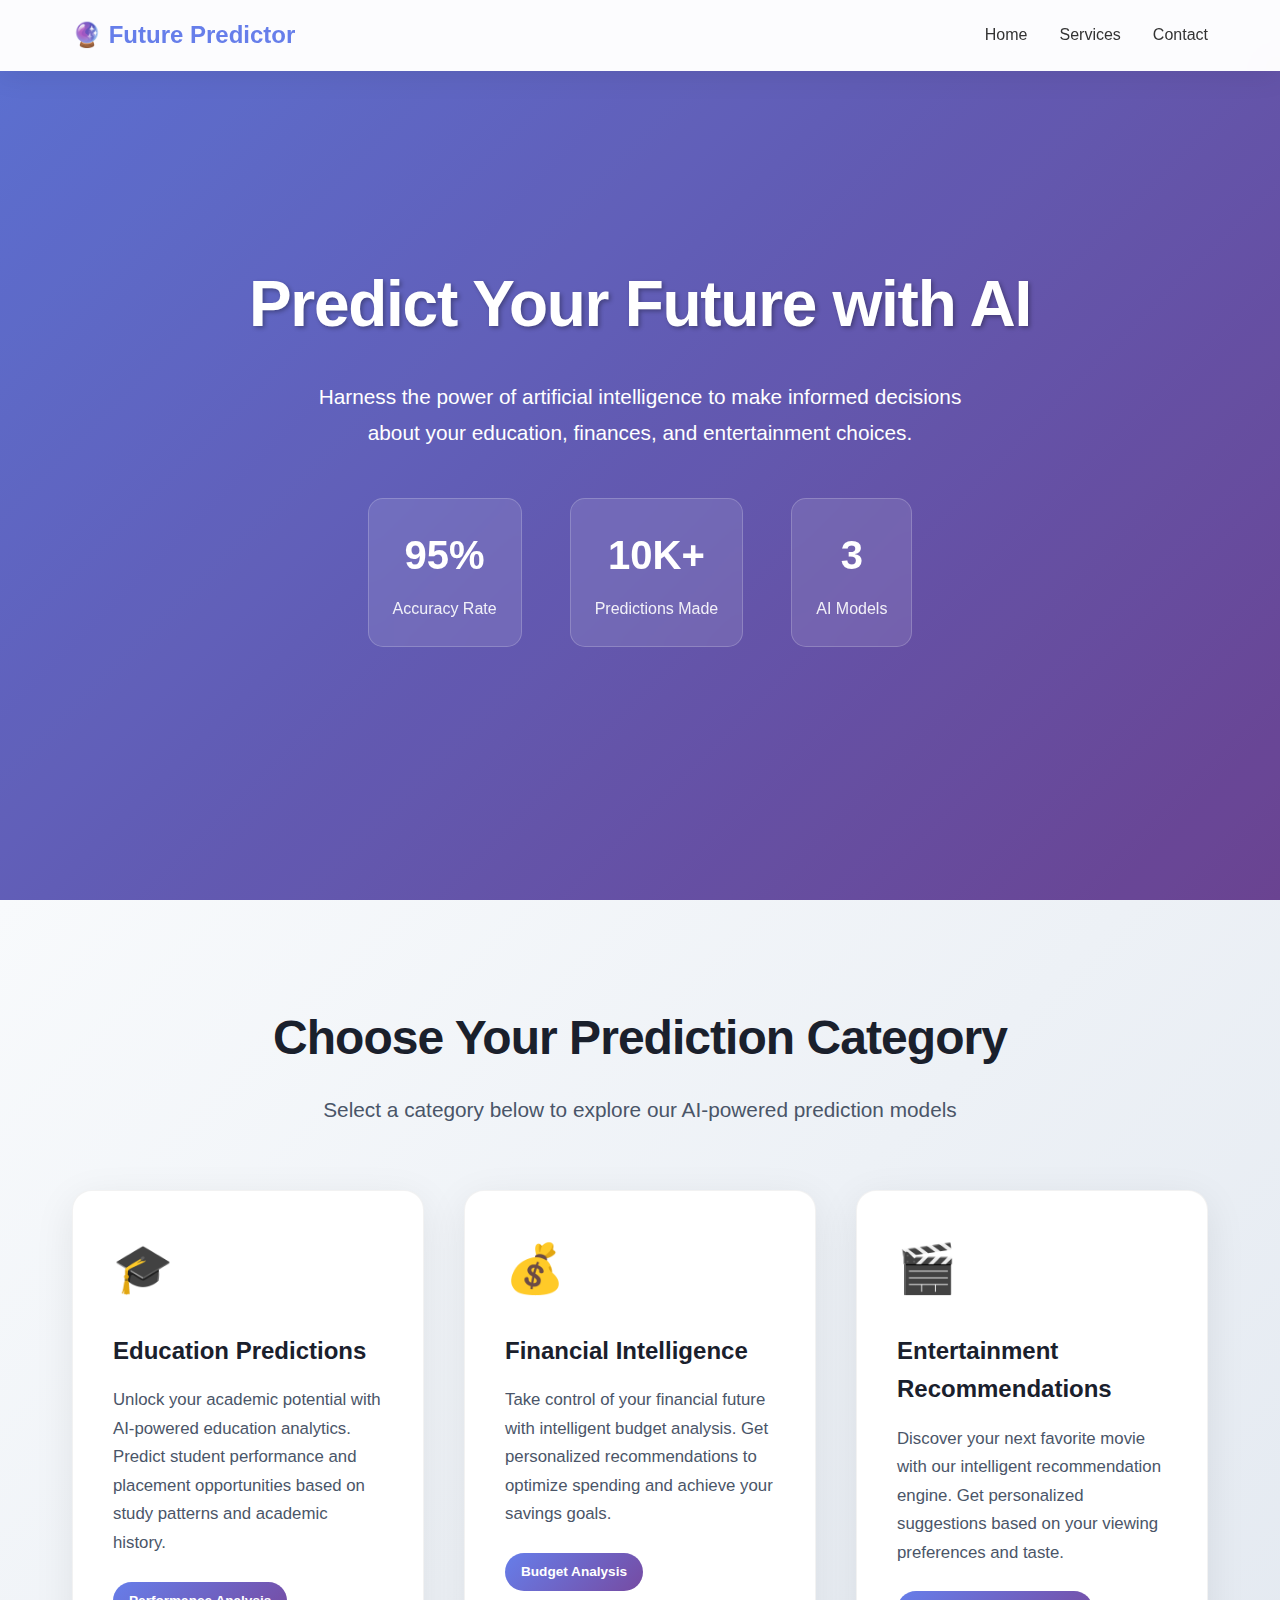
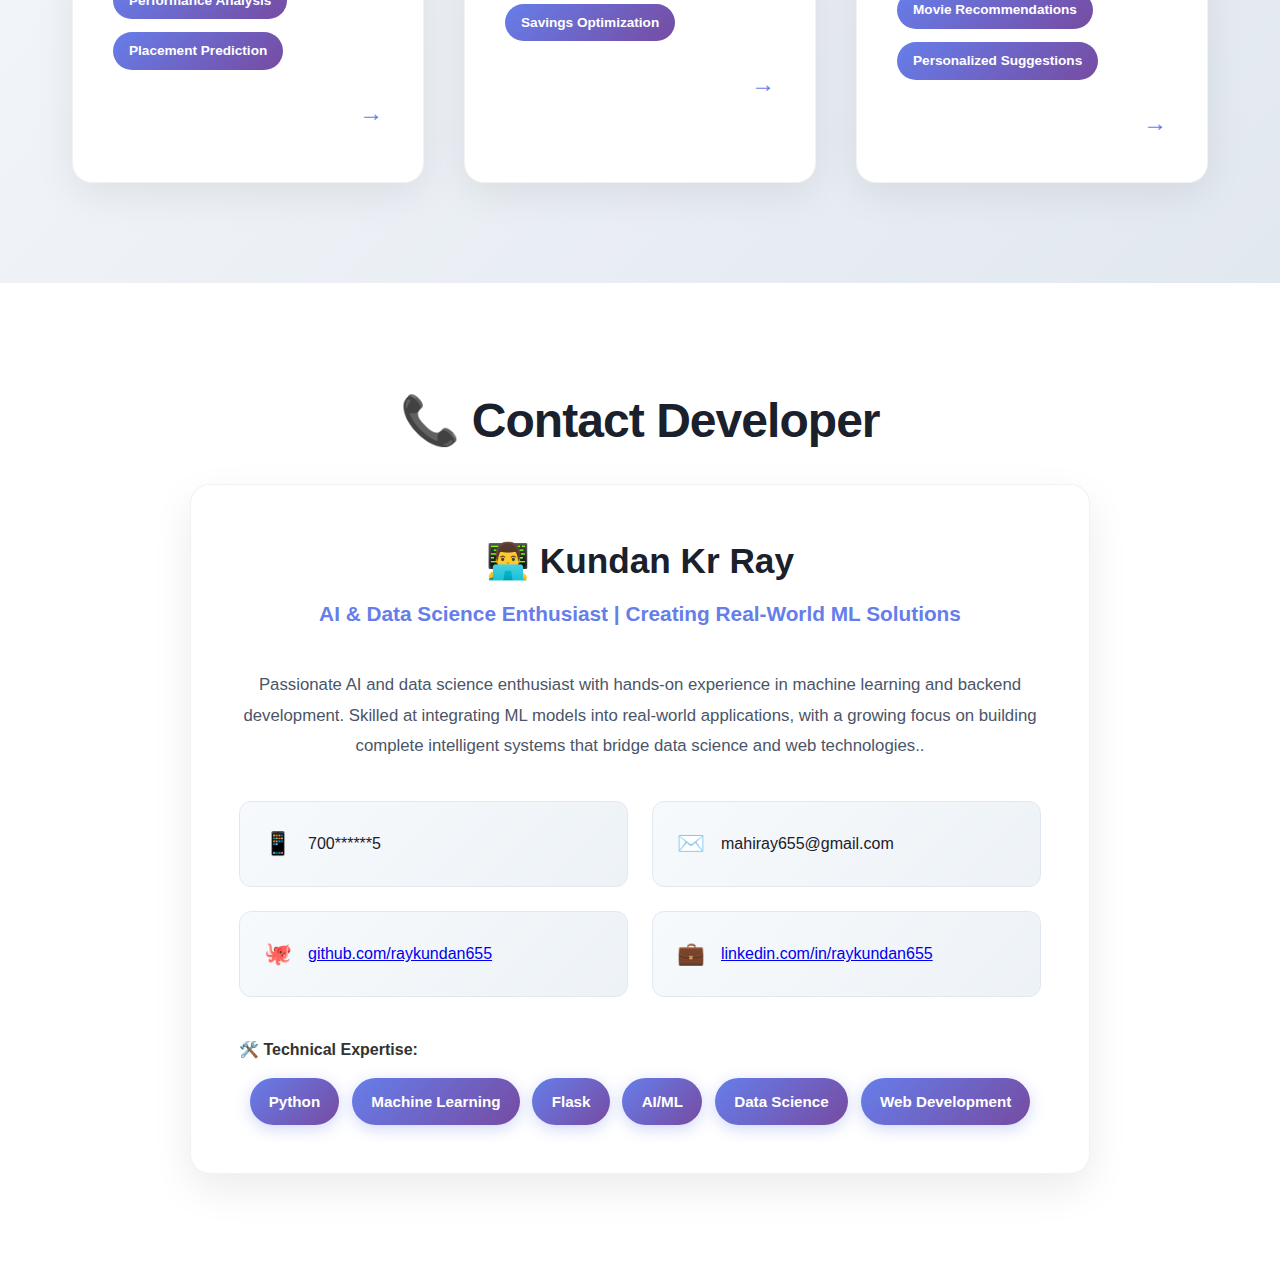
<file: Frontend/index.html>
<!DOCTYPE html>
<html lang="en">
<head>
    <meta charset="UTF-8">
    <meta name="viewport" content="width=device-width, initial-scale=1.0">
    <title>Future Predictor - AI-Powered Predictions</title>
    <link rel="stylesheet" href="styles.css">
</head>
<body>
    <!-- Navigation -->
    <nav class="navbar">
        <div class="nav-container">
            <div class="nav-logo">
                <h2>🔮 Future Predictor</h2>
            </div>
            <ul class="nav-menu">
                <li><a href="#home">Home</a></li>
                <li><a href="#services">Services</a></li>
                <li><a href="#contact">Contact</a></li>
            </ul>
        </div>
    </nav>

    <!-- Hero Section -->
    <section id="home" class="hero">
        <div class="hero-content">
            <h1>Predict Your Future with AI</h1>
            <p>Harness the power of artificial intelligence to make informed decisions about your education, finances, and entertainment choices.</p>
            <div class="hero-stats">
                <div class="stat-item">
                    <h3>95%</h3>
                    <p>Accuracy Rate</p>
                </div>
                <div class="stat-item">
                    <h3>10K+</h3>
                    <p>Predictions Made</p>
                </div>
                <div class="stat-item">
                    <h3>3</h3>
                    <p>AI Models</p>
                </div>
            </div>
        </div>
    </section>

    <!-- Main Services Section -->
    <section id="services" class="services-section">
        <div class="container">
            <h2>Choose Your Prediction Category</h2>
            <p class="services-subtitle">Select a category below to explore our AI-powered prediction models</p>
            
            <div class="services-grid">
                <!-- Education Card -->
                <div class="service-card" onclick="toggleSection('education')">
                    <div class="service-icon">🎓</div>
                    <h3>Education Predictions</h3>
                    <p>Unlock your academic potential with AI-powered education analytics. Predict student performance and placement opportunities based on study patterns and academic history.</p>
                    <div class="service-features">
                        <span class="feature-tag">Performance Analysis</span>
                        <span class="feature-tag">Placement Prediction</span>
                    </div>
                    <div class="service-arrow">→</div>
                </div>

                <!-- Finance Card -->
                <div class="service-card" onclick="toggleSection('finance')">
                    <div class="service-icon">💰</div>
                    <h3>Financial Intelligence</h3>
                    <p>Take control of your financial future with intelligent budget analysis. Get personalized recommendations to optimize spending and achieve your savings goals.</p>
                    <div class="service-features">
                        <span class="feature-tag">Budget Analysis</span>
                        <span class="feature-tag">Savings Optimization</span>
                    </div>
                    <div class="service-arrow">→</div>
                </div>

                <!-- Entertainment Card -->
                <div class="service-card" onclick="toggleSection('entertainment')">
                    <div class="service-icon">🎬</div>
                    <h3>Entertainment Recommendations</h3>
                    <p>Discover your next favorite movie with our intelligent recommendation engine. Get personalized suggestions based on your viewing preferences and taste.</p>
                    <div class="service-features">
                        <span class="feature-tag">Movie Recommendations</span>
                        <span class="feature-tag">Personalized Suggestions</span>
                    </div>
                    <div class="service-arrow">→</div>
                </div>
            </div>
        </div>
    </section>

    <!-- Education Section -->
    <section id="education" class="prediction-section hidden">
        <div class="container">
            <div class="section-header">
                <button class="back-btn" onclick="closeSection()">← Back to Categories</button>
                <h2>🎓 Education Predictions</h2>
                <p>Choose your prediction model below:</p>
            </div>
            
            <div class="prediction-options">
                <!-- Student Performance Option -->
                <div class="prediction-card">
                    <div class="prediction-header">
                        <h3>📊 Student Performance Predictor</h3>
                        <p>Analyze your study habits and predict academic performance outcomes</p>
                    </div>
                    <div class="prediction-description">
                        <p><strong>What it does:</strong> Our AI analyzes your study patterns, sleep habits, and practice sessions to predict your academic performance. Perfect for students who want to optimize their study strategy.</p>
                        <p><strong>Best for:</strong> Students preparing for exams, those wanting to improve grades, academic planning</p>
                    </div>
                    <button class="prediction-btn" onclick="toggleForm('student-form')">Start Prediction</button>
                    
                    <div id="student-form" class="form-container hidden">
                        <form onsubmit="submitStudentForm(event)">
                            <div class="form-group">
                                <label>Hours Studied (per day)</label>
                                <input type="number" name="Hours Studied" min="0" max="24" step="0.1" required>
                            </div>
                            <div class="form-group">
                                <label>Previous Scores (%)</label>
                                <input type="number" name="Previous Scores" min="0" max="100" required>
                            </div>
                            <div class="form-group">
                                <label>Extracurricular Activities</label>
                                <select name="Extracurricular Activities" required>
                                    <option value="">Select</option>
                                    <option value="Yes">Yes</option>
                                    <option value="No">No</option>
                                </select>
                                <small>Do you participate in extracurricular activities?</small>
                            </div>
                            <div class="form-group">
                                <label>Sleep Hours (per day)</label>
                                <input type="number" name="Sleep Hours" min="0" max="24" step="0.1" required>
                            </div>
                            <div class="form-group">
                                <label>Sample Question Papers Practiced</label>
                                <input type="number" name="Sample Question Papers Practiced" min="0" required>
                            </div>
                            <button type="submit" class="btn-primary">Predict Performance</button>
                        </form>
                    </div>
                </div>

                <!-- Placement Prediction Option -->
                <div class="prediction-card">
                    <div class="prediction-header">
                        <h3>💼 Placement Predictor</h3>
                        <p>Evaluate your job placement prospects and career readiness</p>
                    </div>
                    <div class="prediction-description">
                        <p><strong>What it does:</strong> Comprehensive analysis of your academic performance, skills, and extracurricular activities to predict job placement success. Get insights into your employability.</p>
                        <p><strong>Best for:</strong> Final year students, career planning, skill gap analysis, placement preparation</p>
                    </div>
                    <button class="prediction-btn" onclick="toggleForm('placement-form')">Start Analysis</button>
                    
                    <div id="placement-form" class="form-container hidden">
                        <form onsubmit="submitPlacementForm(event)">
                            <div class="form-group">
                                <label>CGPA</label>
                                <input type="number" name="CGPA" min="0" max="10" step="0.01" required>
                            </div>
                            <div class="form-group">
                                <label>Aptitude Test Score</label>
                                <input type="number" name="AptitudeTestScore" min="0" max="100" required>
                            </div>
                            <div class="form-group">
                                <label>Soft Skills Rating</label>
                                <input type="number" name="SoftSkillsRating" min="0" max="5" step="0.1" required>
                            </div>
                            <div class="form-group">
                                <label>Internships Completed</label>
                                <input type="number" name="Internships" min="0" required>
                            </div>
                            <div class="form-group">
                                <label>Projects Completed</label>
                                <input type="number" name="Projects" min="0" required>
                            </div>
                            <div class="form-group">
                                <label>Workshops/Certifications</label>
                                <input type="number" name="Workshops/Certifications" min="0" required>
                            </div>
                            <div class="form-group">
                                <label>Extracurricular Activities</label>
                                <select name="ExtracurricularActivities" required>
                                    <option value="">Select</option>
                                    <option value="Yes">Yes</option>
                                    <option value="No">No</option>
                                </select>
                            </div>
                            <div class="form-group">
                                <label>Placement Training</label>
                                <select name="PlacementTraining" required>
                                    <option value="">Select</option>
                                    <option value="Yes">Yes</option>
                                    <option value="No">No</option>
                                </select>
                            </div>
                            <div class="form-group">
                                <label>SSC Marks (%)</label>
                                <input type="number" name="SSC_Marks" min="0" max="100" required>
                            </div>
                            <div class="form-group">
                                <label>HSC Marks (%)</label>
                                <input type="number" name="HSC_Marks" min="0" max="100" required>
                            </div>
                            <button type="submit" class="btn-primary">Predict Placement</button>
                        </form>
                    </div>
                </div>
            </div>
        </div>
    </section>

    <!-- Finance Section -->
    <section id="finance" class="prediction-section hidden">
        <div class="container">
            <div class="section-header">
                <button class="back-btn" onclick="closeSection()">← Back to Categories</button>
                <h2>💰 Financial Intelligence</h2>
                <p>Optimize your financial future with AI-powered analysis:</p>
            </div>
            
            <div class="prediction-options">
                <div class="prediction-card">
                    <div class="prediction-header">
                        <h3>📈 Budget Analysis & Recommendations</h3>
                        <p>Get personalized financial advice and spending optimization</p>
                    </div>
                    <div class="prediction-description">
                        <p><strong>What it does:</strong> Analyzes your spending patterns across different categories and provides personalized recommendations to help you achieve your savings goals while maintaining your lifestyle.</p>
                        <p><strong>Best for:</strong> Budget planning, expense optimization, savings goal achievement, financial health improvement</p>
                    </div>
                    <button class="prediction-btn" onclick="toggleForm('budget-form')">Analyze Budget</button>
                    
                    <div id="budget-form" class="form-container hidden">
                        <form onsubmit="submitBudgetForm(event)">
                            <div class="form-group">
                                <label>Eating Out (monthly)</label>
                                <input type="number" name="Eating_Out" min="0" step="0.01" required>
                            </div>
                            <div class="form-group">
                                <label>Entertainment (monthly)</label>
                                <input type="number" name="Entertainment" min="0" step="0.01" required>
                            </div>
                            <div class="form-group">
                                <label>Miscellaneous (monthly)</label>
                                <input type="number" name="Miscellaneous" min="0" step="0.01" required>
                            </div>
                            <div class="form-group">
                                <label>Groceries (monthly)</label>
                                <input type="number" name="Groceries" min="0" step="0.01" required>
                            </div>
                            <div class="form-group">
                                <label>Transport (monthly)</label>
                                <input type="number" name="Transport" min="0" step="0.01" required>
                            </div>
                            <div class="form-group">
                                <label>Desired Savings (monthly)</label>
                                <input type="number" name="Desired_Savings" min="0" step="0.01" required>
                            </div>
                            <div class="form-group">
                                <label>Disposable Income (monthly)</label>
                                <input type="number" name="Disposable_Income" min="0" step="0.01" required>
                            </div>
                            <button type="submit" class="btn-primary">Get Recommendations</button>
                        </form>
                    </div>
                </div>
            </div>
        </div>
    </section>

    <!-- Entertainment Section -->
    <section id="entertainment" class="prediction-section hidden">
        <div class="container">
            <div class="section-header">
                <button class="back-btn" onclick="closeSection()">← Back to Categories</button>
                <h2>🎬 Entertainment Recommendations</h2>
                <p>Discover your next favorite movie with AI:</p>
            </div>
            
            <div class="prediction-options">
                <div class="prediction-card">
                    <div class="prediction-header">
                        <h3>🎭 Movie Recommendation Engine</h3>
                        <p>Find movies perfectly matched to your taste</p>
                    </div>
                    <div class="prediction-description">
                        <p><strong>What it does:</strong> Our AI analyzes movie characteristics like genre, plot themes, cast, and user ratings to recommend films similar to ones you've enjoyed. No more endless scrolling!</p>
                        <p><strong>Best for:</strong> Movie discovery, finding similar films, exploring new genres, weekend entertainment planning</p>
                        <div class="example-section">
                            <h4>✨ Example Recommendations:</h4>
                            <div class="examples">
                                <div class="example-item">
                                    <strong>Input:</strong> "The Dark Knight" → <strong>AI Suggests:</strong> Batman Begins, Joker, Heat
                                </div>
                                <div class="example-item">
                                    <strong>Input:</strong> "Inception" → <strong>AI Suggests:</strong> Interstellar, The Matrix, Memento
                                </div>
                            </div>
                        </div>
                    </div>
                    <button class="prediction-btn" onclick="toggleForm('movie-form')">Find Movies</button>
                    
                    <div id="movie-form" class="form-container hidden">
                        <form onsubmit="submitMovieForm(event)">
                            <div class="form-group">
                                <label>Enter a movie title you enjoyed:</label>
                                <input type="text" name="title" placeholder="e.g., The Dark Knight, Inception, Titanic..." required>
                                <small>Our AI will find movies with similar themes, genres, and storytelling styles</small>
                            </div>
                            <button type="submit" class="btn-primary">Get Recommendations</button>
                        </form>
                    </div>
                </div>
            </div>
        </div>
    </section>

    <!-- Contact Section -->
    <section id="contact" class="section">
        <div class="container">
            <h2>📞 Contact Developer</h2>
            <div class="contact-content">
                <div class="developer-info">
                    <div class="developer-card">
                        <div class="developer-header">
                            <h3>👨‍💻 Kundan Kr Ray</h3>
                            <p class="developer-title">AI & Data Science Enthusiast | Creating Real-World ML Solutions</p>
                        </div>
                        <div class="developer-description">
                            <p>Passionate AI and data science enthusiast with hands-on experience in machine learning and backend development. Skilled at integrating ML models into real-world applications, with a growing focus on building complete intelligent systems that bridge data science and web technologies..</p>
                        </div>
                        <div class="contact-details">
                            <div class="contact-item">
                                <span class="contact-icon">📱</span>
                                <span>700******5</span>
                            </div>
                            <div class="contact-item">
                                <span class="contact-icon">✉️</span>
                                <span>mahiray655@gmail.com</span>
                            </div>
                            <div class="contact-item">
                                <span class="contact-icon">🐙</span>
                                <a href="https://github.com/raykundan655" target="_blank">github.com/raykundan655</a>
                            </div>
                            <div class="contact-item">
                                <span class="contact-icon">💼</span>
                                <a href="https://www.linkedin.com/in/raykundan655" target="_blank">linkedin.com/in/raykundan655</a>
                            </div>
                        </div>
                        <div class="developer-skills">
                            <h4>🛠️ Technical Expertise:</h4>
                            <div class="skills-tags">
                                <span class="skill-tag">Python</span>
                                <span class="skill-tag">Machine Learning</span>
                                <span class="skill-tag">Flask</span>
                                <span class="skill-tag">AI/ML</span>
                                <span class="skill-tag">Data Science</span>
                                <span class="skill-tag">Web Development</span>
                            </div>
                        </div>
                    </div>
                </div>
            </div>
        </div>
    </section>

    <!-- Loading Modal -->
    <div id="loadingModal" class="modal hidden">
        <div class="modal-content">
            <div class="loading-spinner"></div>
            <p>Processing your request...</p>
        </div>
    </div>

    <script src="script.js"></script>
</body>
</html>
</file>
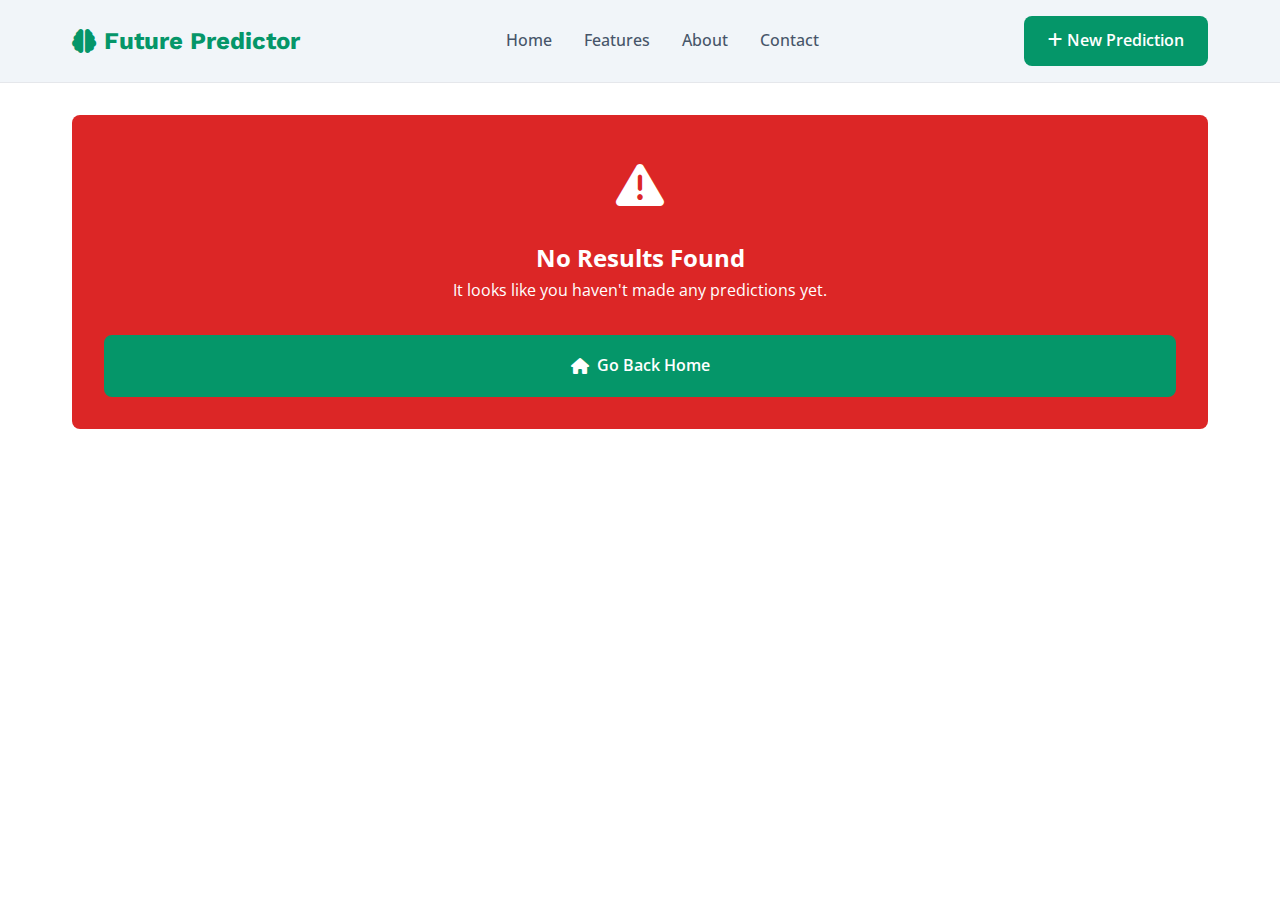
<file: Frontend/results.html>
<!DOCTYPE html>
<html lang="en">
<head>
    <meta charset="UTF-8">
    <meta name="viewport" content="width=device-width, initial-scale=1.0">
    <title>AI Prediction Results - Future Predictor</title>
    <link href="https://cdnjs.cloudflare.com/ajax/libs/font-awesome/6.0.0/css/all.min.css" rel="stylesheet">
    <link href="https://fonts.googleapis.com/css2?family=Work+Sans:wght@400;600;700&family=Open+Sans:wght@400;500;600&display=swap" rel="stylesheet">
    <style>
        :root {
            --background: #ffffff;
            --foreground: #475569;
            --card: #f1f5f9;
            --card-foreground: #1f2937;
            --popover: #ffffff;
            --popover-foreground: #475569;
            --primary: #059669;
            --primary-foreground: #ffffff;
            --secondary: #10b981;
            --secondary-foreground: #ffffff;
            --muted: #f1f5f9;
            --muted-foreground: #6b7280;
            --accent: #10b981;
            --accent-foreground: #ffffff;
            --destructive: #dc2626;
            --destructive-foreground: #ffffff;
            --border: #e5e7eb;
            --input: #ffffff;
            --ring: rgba(5, 150, 105, 0.5);
            --chart-1: #059669;
            --chart-2: #10b981;
            --chart-3: #475569;
            --chart-4: #6366f1;
            --chart-5: #8b5cf6;
            --radius: 0.5rem;
            --sidebar: #f1f5f9;
            --sidebar-foreground: #1f2937;
            --sidebar-primary: #059669;
            --sidebar-primary-foreground: #ffffff;
            --sidebar-accent: #10b981;
            --sidebar-accent-foreground: #ffffff;
            --sidebar-border: #e5e7eb;
            --sidebar-ring: rgba(5, 150, 105, 0.5);
        }

        * {
            margin: 0;
            padding: 0;
            box-sizing: border-box;
        }

        body {
            font-family: 'Open Sans', sans-serif;
            line-height: 1.6;
            color: var(--foreground);
            background: var(--background);
            min-height: 100vh;
        }

        /* Added professional website header navigation */
        .navbar {
            background: var(--card);
            border-bottom: 1px solid var(--border);
            padding: 1rem 0;
            position: sticky;
            top: 0;
            z-index: 100;
            backdrop-filter: blur(10px);
        }

        .nav-container {
            max-width: 1200px;
            margin: 0 auto;
            padding: 0 2rem;
            display: flex;
            justify-content: space-between;
            align-items: center;
        }

        .logo {
            font-family: 'Work Sans', sans-serif;
            font-weight: 700;
            font-size: 1.5rem;
            color: var(--primary);
            text-decoration: none;
            display: flex;
            align-items: center;
            gap: 0.5rem;
        }

        .nav-links {
            display: flex;
            gap: 2rem;
            list-style: none;
        }

        .nav-links a {
            color: var(--foreground);
            text-decoration: none;
            font-weight: 500;
            transition: color 0.3s ease;
        }

        .nav-links a:hover {
            color: var(--primary);
        }

        .cta-button {
            background: var(--primary);
            color: var(--primary-foreground);
            padding: 0.75rem 1.5rem;
            border-radius: var(--radius);
            text-decoration: none;
            font-weight: 600;
            transition: all 0.3s ease;
            border: none;
            cursor: pointer;
        }

        .cta-button:hover {
            background: var(--secondary);
            transform: translateY(-2px);
            box-shadow: 0 4px 12px rgba(5, 150, 105, 0.3);
        }

        /* Redesigned main container for website feel */
        .main-container {
            max-width: 1200px;
            margin: 0 auto;
            padding: 2rem;
        }

        .hero-section {
            text-align: center;
            padding: 4rem 0;
            background: linear-gradient(135deg, var(--primary) 0%, var(--secondary) 100%);
            color: var(--primary-foreground);
            border-radius: var(--radius);
            margin-bottom: 3rem;
            position: relative;
            overflow: hidden;
        }

        .hero-section::before {
            content: '';
            position: absolute;
            top: 0;
            left: 0;
            right: 0;
            bottom: 0;
            background: url('data:image/svg+xml,<svg xmlns="http://www.w3.org/2000/svg" viewBox="0 0 100 100"><defs><pattern id="grain" width="100" height="100" patternUnits="userSpaceOnUse"><circle cx="25" cy="25" r="1" fill="white" opacity="0.1"/><circle cx="75" cy="75" r="1" fill="white" opacity="0.1"/><circle cx="50" cy="10" r="1" fill="white" opacity="0.1"/><circle cx="10" cy="90" r="1" fill="white" opacity="0.1"/></pattern></defs><rect width="100" height="100" fill="url(%23grain)"/></svg>');
            opacity: 0.3;
        }

        .hero-content {
            position: relative;
            z-index: 1;
        }

        .hero-section h1 {
            font-family: 'Work Sans', sans-serif;
            font-weight: 700;
            font-size: 3rem;
            margin-bottom: 1rem;
        }

        .hero-section .subtitle {
            font-size: 1.2rem;
            opacity: 0.9;
            margin-bottom: 2rem;
        }

        .hero-icon {
            font-size: 4rem;
            margin-bottom: 1rem;
            animation: pulse 2s infinite;
        }

        @keyframes pulse {
            0%, 100% { transform: scale(1); }
            50% { transform: scale(1.05); }
        }

        /* Redesigned content sections with better visual hierarchy */
        .content-section {
            background: var(--card);
            border-radius: var(--radius);
            padding: 2rem;
            margin-bottom: 2rem;
            box-shadow: 0 4px 6px rgba(0, 0, 0, 0.05);
            border: 1px solid var(--border);
            transition: all 0.3s ease;
        }

        .content-section:hover {
            transform: translateY(-2px);
            box-shadow: 0 8px 25px rgba(0, 0, 0, 0.1);
        }

        .section-header {
            display: flex;
            align-items: center;
            gap: 1rem;
            margin-bottom: 2rem;
            padding-bottom: 1rem;
            border-bottom: 2px solid var(--border);
        }

        .section-header h2 {
            font-family: 'Work Sans', sans-serif;
            font-weight: 600;
            font-size: 1.5rem;
            color: var(--card-foreground);
        }

        .section-icon {
            width: 40px;
            height: 40px;
            background: var(--primary);
            color: var(--primary-foreground);
            border-radius: 50%;
            display: flex;
            align-items: center;
            justify-content: center;
            font-size: 1.2rem;
        }

        /* Enhanced input data display with modern card design */
        .input-grid {
            display: grid;
            grid-template-columns: repeat(auto-fit, minmax(300px, 1fr));
            gap: 1.5rem;
        }

        .input-card {
            background: var(--background);
            border: 1px solid var(--border);
            border-radius: var(--radius);
            padding: 1.5rem;
            transition: all 0.3s ease;
            position: relative;
            overflow: hidden;
        }

        .input-card::before {
            content: '';
            position: absolute;
            top: 0;
            left: 0;
            width: 4px;
            height: 100%;
            background: var(--primary);
        }

        .input-card:hover {
            transform: translateY(-2px);
            box-shadow: 0 8px 20px rgba(5, 150, 105, 0.1);
            border-color: var(--primary);
        }

        .input-label {
            display: flex;
            align-items: center;
            gap: 0.75rem;
            margin-bottom: 0.75rem;
            color: var(--muted-foreground);
            font-weight: 600;
            font-size: 0.875rem;
            text-transform: uppercase;
            letter-spacing: 0.5px;
        }

        .input-icon {
            width: 24px;
            height: 24px;
            background: var(--primary);
            color: var(--primary-foreground);
            border-radius: 50%;
            display: flex;
            align-items: center;
            justify-content: center;
            font-size: 0.75rem;
        }

        .input-value {
            font-size: 1.25rem;
            font-weight: 600;
            color: var(--card-foreground);
        }

        /* Enhanced results display with professional styling */
        .results-display {
            background: linear-gradient(135deg, var(--primary) 0%, var(--secondary) 100%);
            color: var(--primary-foreground);
            border-radius: var(--radius);
            padding: 2.5rem;
            text-align: center;
            position: relative;
            overflow: hidden;
        }

        .results-display::before {
            content: '';
            position: absolute;
            top: -50%;
            left: -50%;
            width: 200%;
            height: 200%;
            background: radial-gradient(circle, rgba(255,255,255,0.1) 0%, transparent 70%);
            animation: rotate 20s linear infinite;
        }

        @keyframes rotate {
            0% { transform: rotate(0deg); }
            100% { transform: rotate(360deg); }
        }

        .results-content {
            position: relative;
            z-index: 1;
        }

        .prediction-value {
            font-size: 2.5rem;
            font-weight: 700;
            margin: 1.5rem 0;
            text-shadow: 0 2px 4px rgba(0, 0, 0, 0.1);
        }

        /* Beautiful suggestions box with modern design */
        .suggestions-container {
            background: var(--background);
            border-radius: var(--radius);
            padding: 2rem;
            margin-top: 2rem;
            border: 1px solid var(--border);
        }

        .suggestions-header {
            text-align: center;
            margin-bottom: 2rem;
        }

        .suggestions-header h3 {
            font-family: 'Work Sans', sans-serif;
            font-weight: 600;
            font-size: 1.5rem;
            color: var(--card-foreground);
            margin-bottom: 0.5rem;
        }

        .suggestions-subtitle {
            color: var(--muted-foreground);
            font-size: 1rem;
        }

        .suggestions-grid {
            display: grid;
            grid-template-columns: repeat(auto-fit, minmax(250px, 1fr));
            gap: 1.5rem;
        }

        .suggestion-card {
            background: var(--card);
            border: 1px solid var(--border);
            border-radius: var(--radius);
            padding: 1.5rem;
            text-align: center;
            transition: all 0.3s ease;
            position: relative;
            overflow: hidden;
        }

        .suggestion-card::before {
            content: '';
            position: absolute;
            top: 0;
            left: 0;
            right: 0;
            height: 3px;
            background: linear-gradient(90deg, var(--primary), var(--secondary));
        }

        .suggestion-card:hover {
            transform: translateY(-4px);
            box-shadow: 0 12px 30px rgba(5, 150, 105, 0.15);
            border-color: var(--primary);
        }

        .suggestion-icon {
            width: 50px;
            height: 50px;
            background: linear-gradient(135deg, var(--primary), var(--secondary));
            color: var(--primary-foreground);
            border-radius: 50%;
            display: flex;
            align-items: center;
            justify-content: center;
            font-size: 1.5rem;
            margin: 0 auto 1rem;
        }

        .suggestion-text {
            font-weight: 600;
            color: var(--card-foreground);
            font-size: 1rem;
        }

        /* Enhanced action buttons with modern styling */
        .actions-section {
            background: var(--card);
            border-radius: var(--radius);
            padding: 2rem;
            text-align: center;
            border: 1px solid var(--border);
        }

        .actions-grid {
            display: grid;
            grid-template-columns: repeat(auto-fit, minmax(200px, 1fr));
            gap: 1rem;
            margin-top: 1.5rem;
        }

        .action-btn {
            background: var(--background);
            color: var(--foreground);
            border: 2px solid var(--border);
            padding: 1rem 1.5rem;
            border-radius: var(--radius);
            font-weight: 600;
            text-decoration: none;
            display: flex;
            align-items: center;
            justify-content: center;
            gap: 0.5rem;
            transition: all 0.3s ease;
            cursor: pointer;
        }

        .action-btn.primary {
            background: var(--primary);
            color: var(--primary-foreground);
            border-color: var(--primary);
        }

        .action-btn:hover {
            transform: translateY(-2px);
            box-shadow: 0 8px 20px rgba(0, 0, 0, 0.1);
        }

        .action-btn.primary:hover {
            background: var(--secondary);
            border-color: var(--secondary);
        }

        .error-display {
            background: var(--destructive);
            color: var(--destructive-foreground);
            border-radius: var(--radius);
            padding: 2rem;
            text-align: center;
        }

        .error-icon {
            font-size: 3rem;
            margin-bottom: 1rem;
        }

        /* Responsive design improvements */
        @media (max-width: 768px) {
            .nav-container {
                padding: 0 1rem;
            }
            
            .nav-links {
                display: none;
            }
            
            .main-container {
                padding: 1rem;
            }
            
            .hero-section h1 {
                font-size: 2rem;
            }
            
            .input-grid {
                grid-template-columns: 1fr;
            }
            
            .actions-grid {
                grid-template-columns: 1fr;
            }
        }
    </style>
</head>
<body>
    <!-- Added professional website navigation -->
    <nav class="navbar">
        <div class="nav-container">
            <a href="index.html" class="logo">
                <i class="fas fa-brain"></i>
                Future Predictor
            </a>
            <ul class="nav-links">
                <li><a href="index.html">Home</a></li>
                <li><a href="#features">Features</a></li>
                <li><a href="#about">About</a></li>
                <li><a href="#contact">Contact</a></li>
            </ul>
            <a href="index.html" class="cta-button">
                <i class="fas fa-plus"></i>
                New Prediction
            </a>
        </div>
    </nav>

    <div class="main-container">
        <div id="results-content">
            <!-- Content will be populated by JavaScript -->
        </div>
    </div>

    <script>
        function displayResults() {
            const resultData = localStorage.getItem('predictionResult');
            const resultsContent = document.getElementById('results-content');
            
            if (!resultData) {
                resultsContent.innerHTML = `
                    <div class="error-display">
                        <div class="error-icon"><i class="fas fa-exclamation-triangle"></i></div>
                        <h2>No Results Found</h2>
                        <p>It looks like you haven't made any predictions yet.</p>
                        <div style="margin-top: 2rem;">
                            <a href="index.html" class="action-btn primary">
                                <i class="fas fa-home"></i> Go Back Home
                            </a>
                        </div>
                    </div>
                `;
                return;
            }

            const { type, data, result } = JSON.parse(resultData);
            
            const headers = {
                student: { icon: 'fas fa-chart-line', title: 'Student Performance Analysis', subtitle: 'AI-powered academic performance prediction and insights' },
                placement: { icon: 'fas fa-briefcase', title: 'Career Placement Prediction', subtitle: 'Intelligent career placement probability analysis' },
                budget: { icon: 'fas fa-calculator', title: 'Smart Budget Analysis', subtitle: 'AI-driven financial planning and savings recommendations' },
                movie: { icon: 'fas fa-film', title: 'Personalized Movie Recommendations', subtitle: 'Discover your next favorite movies with AI' }
            };

            const header = headers[type];
            
            let content = `
                <div class="hero-section">
                    <div class="hero-content">
                        <div class="hero-icon"><i class="${header.icon}"></i></div>
                        <h1>${header.title}</h1>
                        <p class="subtitle">${header.subtitle}</p>
                    </div>
                </div>
            `;

            // Input Data Section
            content += `
                <div class="content-section">
                    <div class="section-header">
                        <div class="section-icon"><i class="fas fa-database"></i></div>
                        <h2>Input Analysis</h2>
                    </div>
                    <div class="input-grid">
            `;

            for (const [key, value] of Object.entries(data)) {
                const icon = getFieldIcon(key);
                const formattedKey = formatFieldName(key);
                const formattedValue = formatFieldValue(key, value);
                
                content += `
                    <div class="input-card">
                        <div class="input-label">
                            <div class="input-icon"><i class="${icon}"></i></div>
                            ${formattedKey}
                        </div>
                        <div class="input-value">${formattedValue}</div>
                    </div>
                `;
            }

            content += `</div></div>`;

            // Results Section
            if (result.error) {
                content += `
                    <div class="error-display">
                        <div class="error-icon"><i class="fas fa-exclamation-triangle"></i></div>
                        <h2>Prediction Error</h2>
                        <p>${result.error}</p>
                        <p>Please make sure your Flask API server is running on http://localhost:5000</p>
                    </div>
                `;
            } else {
                content += `<div class="content-section">`;
                
                if (type === 'budget') {
                    content += `
                        <div class="section-header">
                            <div class="section-icon"><i class="fas fa-crystal-ball"></i></div>
                            <h2>AI Analysis Results</h2>
                        </div>
                    `;
                    
                    if (result.recommendation && typeof result.recommendation === 'object') {
                        const rec = result.recommendation;
                        
                        content += `<div class="results-display"><div class="results-content">`;
                        
                        if (rec.Status) {
                            content += `<div class="prediction-value">${rec.Status}</div>`;
                        }
                        
                        let details = '';
                        if (rec.Cluster !== undefined) details += `Cluster: ${rec.Cluster}\n`;
                        if (rec.Shortfall !== undefined) details += `Shortfall: ₹${rec.Shortfall}\n`;
                        if (rec.Extra_Savings !== undefined) details += `Extra Savings: ₹${rec.Extra_Savings}`;
                        
                        if (details) {
                            content += `<div style="white-space: pre-line; font-size: 1.1rem; opacity: 0.9;">${details}</div>`;
                        }
                        
                        content += `</div></div>`;
                        
                        if (rec.Suggestions && Array.isArray(rec.Suggestions) && rec.Suggestions.length > 0) {
                            content += `
                                <div class="suggestions-container">
                                    <div class="suggestions-header">
                                        <h3><i class="fas fa-lightbulb"></i> Smart Savings Recommendations</h3>
                                        <p class="suggestions-subtitle">Personalized suggestions to help you reach your financial goals</p>
                                    </div>
                                    <div class="suggestions-grid">
                            `;
                            
                            rec.Suggestions.forEach(suggestion => {
                                const cleanSuggestion = suggestion.replace(/_/g, ' ');
                                const icon = getSuggestionIcon(cleanSuggestion);
                                content += `
                                    <div class="suggestion-card">
                                        <div class="suggestion-icon"><i class="${icon}"></i></div>
                                        <div class="suggestion-text">${cleanSuggestion}</div>
                                    </div>
                                `;
                            });
                            
                            content += `</div></div>`;
                        }
                    }
                } else if (type === 'movie') {
                    content += `
                        <div class="section-header">
                            <div class="section-icon"><i class="fas fa-crystal-ball"></i></div>
                            <h2>Prediction Results</h2>
                        </div>
                    `;
                    
                    if (result.recommendations && Array.isArray(result.recommendations)) {
                        content += `<div class="prediction-value">Recommended Movies:</div>`;
                        content += `<ul style="list-style-type: disc; text-align: left; margin-left: 2rem; font-size: 1.1rem;">`;
                        result.recommendations.forEach(movie => {
                            content += `<li>${movie}</li>`;
                        });
                        content += `</ul>`;
                    } else {
                        content += `<div class="prediction-value">No recommendations found.</div>`;
                    }
                } else {
                    // Other prediction types
                    content += `
                        <div class="section-header">
                            <div class="section-icon"><i class="fas fa-crystal-ball"></i></div>
                            <h2>Prediction Results</h2>
                        </div>
                        <div class="results-display">
                            <div class="results-content">
                    `;
                    
                    if (result.prediction) {
                        content += `<div class="prediction-value">${result.prediction}</div>`;
                        
                        if (type === 'placement') {
                            if (result.prediction.toLowerCase().includes('placed') || result.prediction === '1') {
                                content += `
                                    <div style="font-size: 1.2rem; margin-top: 1.5rem; line-height: 1.6;">
                                        <p style="margin-bottom: 1rem;">🎉 <strong>Congratulations!</strong> Based on your academic profile and skills, you have excellent placement prospects!</p>
                                        <p style="margin-bottom: 1rem;">Your strong performance in academics, projects, and extracurricular activities positions you well for campus placements.</p>
                                        <p><strong>Keep up the great work and stay confident during your placement interviews!</strong></p>
                                    </div>
                                `;
                            } else {
                                content += `
                                    <div style="font-size: 1.2rem; margin-top: 1.5rem; line-height: 1.6;">
                                        <p style="margin-bottom: 1rem;">💪 <strong>Don't worry!</strong> This prediction is based on current data, but you can definitely improve your chances.</p>
                                        <p style="margin-bottom: 1rem;">Consider focusing on: improving your CGPA, gaining more project experience, developing soft skills, and participating in placement training programs.</p>
                                        <p><strong>Remember: Every successful professional started somewhere. Keep working hard and opportunities will come!</strong></p>
                                    </div>
                                `;
                            }
                        }
                    }
                    
                    if (result.recommendation) {
                        content += `<div style="font-size: 1.1rem; opacity: 0.9; margin-top: 1rem;">${result.recommendation}</div>`;
                    }
                    
                    content += `</div></div>`;
                }
                
                content += `</div>`;
            }

            // Actions Section
            content += `
                <div class="actions-section">
                    <h3>What's Next?</h3>
                    <div class="actions-grid">
                        <a href="index.html" class="action-btn primary">
                            <i class="fas fa-redo"></i> New Prediction
                        </a>
                        <button onclick="window.print()" class="action-btn">
                            <i class="fas fa-print"></i> Print Results
                        </button>
                        <button onclick="shareResults()" class="action-btn">
                            <i class="fas fa-share"></i> Share Results
                        </button>
                    </div>
                </div>
            `;

            resultsContent.innerHTML = content;
        }

        function shareResults() {
            if (navigator.share) {
                navigator.share({
                    title: 'My AI Prediction Results',
                    text: 'Check out my AI prediction results from Future Predictor!',
                    url: window.location.href
                });
            } else {
                const url = window.location.href;
                navigator.clipboard.writeText(url).then(() => {
                    alert('Results URL copied to clipboard!');
                });
            }
        }

        function getSuggestionIcon(suggestion) {
            const lowerSuggestion = suggestion.toLowerCase();
            if (lowerSuggestion.includes('eating') || lowerSuggestion.includes('food')) {
                return 'fas fa-utensils';
            } else if (lowerSuggestion.includes('entertainment') || lowerSuggestion.includes('movie')) {
                return 'fas fa-film';
            } else if (lowerSuggestion.includes('transport') || lowerSuggestion.includes('travel')) {
                return 'fas fa-car';
            } else if (lowerSuggestion.includes('shopping') || lowerSuggestion.includes('clothes')) {
                return 'fas fa-shopping-bag';
            } else if (lowerSuggestion.includes('gym') || lowerSuggestion.includes('fitness')) {
                return 'fas fa-dumbbell';
            } else {
                return 'fas fa-cut';
            }
        }

        function getFieldIcon(fieldName) {
            const field = fieldName.toLowerCase();
            if (field.includes('cgpa') || field.includes('marks') || field.includes('score')) {
                return 'fas fa-star';
            } else if (field.includes('project')) {
                return 'fas fa-code';
            } else if (field.includes('internship')) {
                return 'fas fa-briefcase';
            } else if (field.includes('workshop') || field.includes('certification')) {
                return 'fas fa-certificate';
            } else if (field.includes('extracurricular') || field.includes('activities')) {
                return 'fas fa-users';
            } else if (field.includes('training')) {
                return 'fas fa-graduation-cap';
            } else if (field.includes('skill')) {
                return 'fas fa-brain';
            } else if (field.includes('aptitude')) {
                return 'fas fa-puzzle-piece';
            } else if (field.includes('income') || field.includes('salary')) {
                return 'fas fa-dollar-sign';
            } else if (field.includes('age')) {
                return 'fas fa-calendar';
            } else if (field.includes('expense') || field.includes('cost')) {
                return 'fas fa-shopping-cart';
            } else if (field.includes('saving')) {
                return 'fas fa-piggy-bank';
            } else {
                return 'fas fa-info-circle';
            }
        }

        function formatFieldName(fieldName) {
            return fieldName
                .replace(/_/g, ' ')
                .replace(/([A-Z])/g, ' $1')
                .replace(/\b\w/g, l => l.toUpperCase())
                .trim();
        }

        function formatFieldValue(fieldName, value) {
            const field = fieldName.toLowerCase();
            
            if (field.includes('income') || field.includes('salary') || field.includes('expense') || field.includes('saving')) {
                if (typeof value === 'number') {
                    return `₹${value.toLocaleString()}`;
                }
            }
            
            if (field.includes('marks') && typeof value === 'number') {
                return `${value}%`;
            }
            
            if (value === 'Yes' || value === 'No') {
                return value === 'Yes' ? '✅ Yes' : '❌ No';
            }
            
            if (field.includes('score') && typeof value === 'number') {
                return `${value}/100`;
            }
            
            return value;
        }

        // Load results when page loads
        document.addEventListener('DOMContentLoaded', displayResults);
    </script>
</body>
</html>
</file>
<file: Frontend/styles.css>
* {
  margin: 0;
  padding: 0;
  box-sizing: border-box;
}

body {
  font-family: "Inter", -apple-system, BlinkMacSystemFont, "Segoe UI", Roboto, sans-serif;
  line-height: 1.6;
  color: #1a202c;
  background: linear-gradient(135deg, #667eea 0%, #764ba2 100%);
  min-height: 100vh;
}

/* Navigation */
.navbar {
  background: rgba(255, 255, 255, 0.98);
  backdrop-filter: blur(20px);
  padding: 1rem 0;
  position: fixed;
  width: 100%;
  top: 0;
  z-index: 1000;
  box-shadow: 0 4px 30px rgba(0, 0, 0, 0.08);
  border-bottom: 1px solid rgba(255, 255, 255, 0.2);
}

.nav-container {
  max-width: 1200px;
  margin: 0 auto;
  padding: 0 2rem;
  display: flex;
  justify-content: space-between;
  align-items: center;
}

.nav-logo h2 {
  color: #667eea;
  font-size: 1.5rem;
}

.nav-menu {
  display: flex;
  list-style: none;
  gap: 2rem;
}

.nav-menu a {
  text-decoration: none;
  color: #333;
  font-weight: 500;
  transition: color 0.3s ease;
}

.nav-menu a:hover {
  color: #667eea;
}

/* Hero Section */
.hero {
  height: 100vh;
  display: flex;
  align-items: center;
  justify-content: center;
  text-align: center;
  color: white;
  padding: 0 2rem;
  background: linear-gradient(135deg, #667eea 0%, #764ba2 100%);
  position: relative;
}

.hero::before {
  content: "";
  position: absolute;
  top: 0;
  left: 0;
  right: 0;
  bottom: 0;
  background: rgba(0, 0, 0, 0.1);
  z-index: 1;
}

.hero-content {
  position: relative;
  z-index: 2;
}

.hero-content h1 {
  font-size: 4rem;
  font-weight: 700;
  margin-bottom: 1.5rem;
  text-shadow: 2px 2px 4px rgba(0, 0, 0, 0.3);
  letter-spacing: -0.02em;
}

.hero-content p {
  font-size: 1.3rem;
  margin-bottom: 2.5rem;
  max-width: 700px;
  margin-left: auto;
  margin-right: auto;
  font-weight: 300;
  line-height: 1.7;
}

.hero-buttons {
  display: flex;
  gap: 1rem;
  justify-content: center;
  flex-wrap: wrap;
}

/* Hero Stats Section */
.hero-stats {
  display: flex;
  justify-content: center;
  gap: 3rem;
  margin-top: 3rem;
  flex-wrap: wrap;
}

.stat-item {
  text-align: center;
  padding: 1.5rem;
  background: rgba(255, 255, 255, 0.1);
  border-radius: 15px;
  backdrop-filter: blur(10px);
  border: 1px solid rgba(255, 255, 255, 0.2);
  min-width: 120px;
}

.stat-item h3 {
  font-size: 2.5rem;
  font-weight: 700;
  margin-bottom: 0.5rem;
  color: #fff;
}

.stat-item p {
  font-size: 1rem;
  color: rgba(255, 255, 255, 0.9);
  margin: 0;
}

/* Buttons */
.btn-primary,
.btn-secondary {
  padding: 12px 30px;
  border: none;
  border-radius: 50px;
  font-size: 1rem;
  font-weight: 600;
  cursor: pointer;
  transition: all 0.3s ease;
  text-decoration: none;
  display: inline-block;
}

.btn-primary {
  background: #ff6b6b;
  color: white;
}

.btn-primary:hover {
  background: #ff5252;
  transform: translateY(-2px);
  box-shadow: 0 5px 15px rgba(255, 107, 107, 0.4);
}

.btn-secondary {
  background: transparent;
  color: white;
  border: 2px solid white;
}

.btn-secondary:hover {
  background: white;
  color: #667eea;
}

/* Sections */
.section {
  padding: 100px 0;
  background: white;
}

.section:nth-child(even) {
  background: #fafbfc;
}

.container {
  max-width: 1200px;
  margin: 0 auto;
  padding: 0 2rem;
}

.section h2 {
  text-align: center;
  font-size: 3rem;
  font-weight: 700;
  margin-bottom: 1.5rem;
  color: #1a202c;
  letter-spacing: -0.02em;
}

.section-description {
  text-align: center;
  font-size: 1.2rem;
  color: #4a5568;
  max-width: 900px;
  margin: 0 auto 4rem;
  line-height: 1.8;
  font-weight: 400;
  padding: 2rem;
  background: linear-gradient(135deg, #f7fafc 0%, #edf2f7 100%);
  border-radius: 15px;
  border-left: 5px solid #667eea;
  box-shadow: 0 4px 20px rgba(0, 0, 0, 0.05);
}

/* Services Section */
.services-section {
  padding: 100px 0;
  background: linear-gradient(135deg, #f8fafc 0%, #e2e8f0 100%);
}

.services-section h2 {
  text-align: center;
  font-size: 3rem;
  font-weight: 700;
  margin-bottom: 1rem;
  color: #1a202c;
  letter-spacing: -0.02em;
}

.services-subtitle {
  text-align: center;
  font-size: 1.3rem;
  color: #4a5568;
  margin-bottom: 4rem;
  font-weight: 400;
}

.services-grid {
  display: grid;
  grid-template-columns: repeat(auto-fit, minmax(350px, 1fr));
  gap: 2.5rem;
  max-width: 1200px;
  margin: 0 auto;
}

.service-card {
  background: white;
  border-radius: 20px;
  padding: 2.5rem;
  box-shadow: 0 10px 40px rgba(0, 0, 0, 0.08);
  transition: all 0.3s ease;
  border: 1px solid rgba(0, 0, 0, 0.05);
  cursor: pointer;
  position: relative;
  overflow: hidden;
}

.service-card::before {
  content: "";
  position: absolute;
  top: 0;
  left: -100%;
  width: 100%;
  height: 100%;
  background: linear-gradient(90deg, transparent, rgba(102, 126, 234, 0.1), transparent);
  transition: left 0.5s;
}

.service-card:hover::before {
  left: 100%;
}

.service-card:hover {
  transform: translateY(-10px);
  box-shadow: 0 25px 50px rgba(0, 0, 0, 0.15);
  border-color: #667eea;
}

.service-icon {
  font-size: 3rem;
  margin-bottom: 1.5rem;
  display: block;
}

.service-card h3 {
  font-size: 1.5rem;
  font-weight: 700;
  color: #1a202c;
  margin-bottom: 1rem;
}

.service-card p {
  color: #4a5568;
  line-height: 1.7;
  margin-bottom: 1.5rem;
  font-size: 1.05rem;
}

.service-features {
  display: flex;
  flex-wrap: wrap;
  gap: 0.8rem;
  margin-bottom: 1.5rem;
}

.feature-tag {
  background: linear-gradient(135deg, #667eea 0%, #764ba2 100%);
  color: white;
  padding: 0.5rem 1rem;
  border-radius: 20px;
  font-size: 0.85rem;
  font-weight: 600;
}

.service-arrow {
  font-size: 1.5rem;
  color: #667eea;
  font-weight: bold;
  text-align: right;
  margin-top: 1rem;
}

/* Cards */
.prediction-cards {
  display: grid;
  grid-template-columns: repeat(auto-fit, minmax(550px, 1fr));
  gap: 2.5rem;
  margin-top: 4rem;
}

.card {
  background: white;
  border-radius: 20px;
  padding: 2.5rem;
  box-shadow: 0 10px 40px rgba(0, 0, 0, 0.08);
  transition: all 0.3s ease;
  border: 1px solid rgba(0, 0, 0, 0.05);
}

.card:hover {
  transform: translateY(-8px);
  box-shadow: 0 25px 50px rgba(0, 0, 0, 0.12);
}

.card-header {
  display: flex;
  justify-content: space-between;
  align-items: center;
  margin-bottom: 1.5rem;
  flex-wrap: wrap;
  gap: 1rem;
}

.card-header h3 {
  color: #1a202c;
  font-size: 1.4rem;
  font-weight: 600;
}

.toggle-btn {
  background: linear-gradient(135deg, #667eea 0%, #764ba2 100%);
  color: white;
  border: none;
  padding: 12px 24px;
  border-radius: 30px;
  cursor: pointer;
  font-weight: 600;
  font-size: 0.95rem;
  transition: all 0.3s ease;
  box-shadow: 0 4px 15px rgba(102, 126, 234, 0.3);
}

.toggle-btn:hover {
  transform: translateY(-2px);
  box-shadow: 0 8px 25px rgba(102, 126, 234, 0.4);
}

.card-description {
  color: #4a5568;
  margin-bottom: 2rem;
  line-height: 1.7;
  font-size: 1.05rem;
  padding: 1.5rem;
  background: #f7fafc;
  border-radius: 12px;
  border-left: 4px solid #667eea;
}

/* Prediction Section */
.prediction-section {
  padding: 100px 0;
  background: white;
  min-height: 100vh;
}

.section-header {
  text-align: center;
  margin-bottom: 4rem;
}

.back-btn {
  background: #667eea;
  color: white;
  border: none;
  padding: 12px 24px;
  border-radius: 30px;
  cursor: pointer;
  font-weight: 600;
  margin-bottom: 2rem;
  transition: all 0.3s ease;
}

.back-btn:hover {
  background: #5a67d8;
  transform: translateY(-2px);
}

.section-header h2 {
  font-size: 3rem;
  font-weight: 700;
  color: #1a202c;
  margin-bottom: 1rem;
}

.section-header p {
  font-size: 1.3rem;
  color: #4a5568;
  font-weight: 400;
}

.prediction-options {
  display: grid;
  gap: 3rem;
  max-width: 1000px;
  margin: 0 auto;
}

.prediction-card {
  background: white;
  border-radius: 20px;
  padding: 2.5rem;
  box-shadow: 0 10px 40px rgba(0, 0, 0, 0.08);
  border: 1px solid rgba(0, 0, 0, 0.05);
  transition: all 0.3s ease;
}

.prediction-card:hover {
  transform: translateY(-5px);
  box-shadow: 0 20px 50px rgba(0, 0, 0, 0.12);
}

.prediction-header {
  margin-bottom: 2rem;
}

.prediction-header h3 {
  font-size: 1.6rem;
  font-weight: 700;
  color: #1a202c;
  margin-bottom: 0.5rem;
}

.prediction-header p {
  color: #4a5568;
  font-size: 1.1rem;
  font-weight: 400;
}

.prediction-description {
  background: linear-gradient(135deg, #f7fafc 0%, #edf2f7 100%);
  padding: 2rem;
  border-radius: 15px;
  margin-bottom: 2rem;
  border-left: 5px solid #667eea;
}

.prediction-description p {
  color: #4a5568;
  line-height: 1.7;
  margin-bottom: 1rem;
  font-size: 1.05rem;
}

.prediction-description p:last-child {
  margin-bottom: 0;
}

.prediction-btn {
  background: linear-gradient(135deg, #667eea 0%, #764ba2 100%);
  color: white;
  border: none;
  padding: 15px 30px;
  border-radius: 30px;
  cursor: pointer;
  font-weight: 600;
  font-size: 1.1rem;
  transition: all 0.3s ease;
  box-shadow: 0 4px 15px rgba(102, 126, 234, 0.3);
}

.prediction-btn:hover {
  transform: translateY(-2px);
  box-shadow: 0 8px 25px rgba(102, 126, 234, 0.4);
}

/* Examples Section */
.example-section {
  margin-top: 2rem;
  padding: 2rem;
  background: linear-gradient(135deg, #f7fafc 0%, #edf2f7 100%);
  border-radius: 15px;
  border-left: 5px solid #667eea;
  box-shadow: 0 4px 20px rgba(0, 0, 0, 0.05);
}

.example-section h4 {
  color: #1a202c;
  margin-bottom: 1.5rem;
  font-size: 1.2rem;
  font-weight: 600;
}

.examples {
  display: grid;
  gap: 1rem;
}

.example-item {
  background: white;
  padding: 1.5rem;
  border-radius: 12px;
  border: 1px solid #e2e8f0;
  font-size: 1rem;
  line-height: 1.6;
  box-shadow: 0 2px 10px rgba(0, 0, 0, 0.05);
  transition: all 0.3s ease;
}

.example-item:hover {
  transform: translateY(-2px);
  box-shadow: 0 4px 20px rgba(0, 0, 0, 0.08);
}

.contact-content {
  max-width: 900px;
  margin: 0 auto;
}

.developer-card {
  background: white;
  border-radius: 20px;
  padding: 3rem;
  box-shadow: 0 15px 40px rgba(0, 0, 0, 0.08);
  border: 1px solid rgba(0, 0, 0, 0.05);
}

.developer-header {
  text-align: center;
  margin-bottom: 2.5rem;
}

.developer-header h3 {
  font-size: 2.2rem;
  color: #1a202c;
  margin-bottom: 0.5rem;
  font-weight: 700;
}

.developer-title {
  font-size: 1.3rem;
  color: #667eea;
  font-weight: 600;
}

.developer-description {
  margin-bottom: 2.5rem;
  line-height: 1.8;
  color: #4a5568;
  font-size: 1.05rem;
  text-align: center;
}

.contact-details {
  display: grid;
  grid-template-columns: repeat(auto-fit, minmax(280px, 1fr));
  gap: 1.5rem;
  margin-bottom: 2.5rem;
}

.contact-item {
  display: flex;
  align-items: center;
  gap: 1rem;
  padding: 1.5rem;
  background: linear-gradient(135deg, #f7fafc 0%, #edf2f7 100%);
  border-radius: 12px;
  transition: all 0.3s ease;
  border: 1px solid #e2e8f0;
}

.contact-item:hover {
  transform: translateY(-2px);
  box-shadow: 0 4px 20px rgba(0, 0, 0, 0.08);
}

.contact-icon {
  font-size: 1.4rem;
}

.developer-skills h4 {
  margin-bottom: 1rem;
  color: #333;
}

.skills-tags {
  display: flex;
  flex-wrap: wrap;
  gap: 0.8rem;
  justify-content: center;
}

.skill-tag {
  background: linear-gradient(135deg, #667eea 0%, #764ba2 100%);
  color: white;
  padding: 0.7rem 1.2rem;
  border-radius: 25px;
  font-size: 0.95rem;
  font-weight: 600;
  box-shadow: 0 4px 15px rgba(102, 126, 234, 0.3);
  transition: all 0.3s ease;
}

.skill-tag:hover {
  transform: translateY(-2px);
  box-shadow: 0 6px 20px rgba(102, 126, 234, 0.4);
}

/* Modal */
.modal {
  position: fixed;
  top: 0;
  left: 0;
  width: 100%;
  height: 100%;
  background: rgba(0, 0, 0, 0.5);
  display: flex;
  justify-content: center;
  align-items: center;
  z-index: 2000;
}

.modal.hidden {
  display: none;
}

.modal-content {
  background: white;
  padding: 2rem;
  border-radius: 15px;
  text-align: center;
  max-width: 400px;
  width: 90%;
}

.loading-spinner {
  width: 50px;
  height: 50px;
  border: 4px solid #f3f3f3;
  border-top: 4px solid #667eea;
  border-radius: 50%;
  animation: spin 1s linear infinite;
  margin: 0 auto 1rem;
}

@keyframes spin {
  0% {
    transform: rotate(0deg);
  }
  100% {
    transform: rotate(360deg);
  }
}

/* Entertainment Footer */
.entertainment-footer {
  margin-top: 3rem;
  text-align: center;
  padding: 2rem;
  background: linear-gradient(135deg, #667eea, #764ba2);
  color: white;
  border-radius: 15px;
  box-shadow: 0 10px 30px rgba(102, 126, 234, 0.3);
}

/* Forms */
.form-container {
  margin-top: 2rem;
  padding: 2rem;
  background: linear-gradient(135deg, #f7fafc 0%, #edf2f7 100%);
  border-radius: 15px;
  transition: all 0.3s ease;
  border: 1px solid #e2e8f0;
}

.form-group {
  margin-bottom: 1.5rem;
}

.form-group label {
  display: block;
  margin-bottom: 0.5rem;
  font-weight: 600;
  color: #333;
}

.form-group input,
.form-group select {
  width: 100%;
  padding: 14px 16px;
  border: 2px solid #e2e8f0;
  border-radius: 10px;
  font-size: 1rem;
  transition: all 0.3s ease;
  background: white;
}

.form-group input:focus,
.form-group select:focus {
  outline: none;
  border-color: #667eea;
  box-shadow: 0 0 0 4px rgba(102, 126, 234, 0.1);
  transform: translateY(-1px);
}

.form-group small {
  display: block;
  margin-top: 0.5rem;
  color: #666;
  font-size: 0.9rem;
}

/* Hidden Class for Sections */
.hidden {
  display: none !important;
}

/* Responsive Design */
@media (max-width: 768px) {
  .hero-content h1 {
    font-size: 2.8rem;
  }

  .hero-stats {
    gap: 1.5rem;
  }

  .stat-item {
    padding: 1rem;
    min-width: 100px;
  }

  .stat-item h3 {
    font-size: 2rem;
  }

  .services-grid {
    grid-template-columns: 1fr;
    gap: 2rem;
  }

  .service-card {
    padding: 2rem;
  }

  .section h2 {
    font-size: 2.2rem;
  }

  .prediction-card {
    padding: 2rem;
  }

  .section-description {
    padding: 1.5rem;
    font-size: 1.1rem;
  }

  .card {
    padding: 2rem;
  }

  .developer-card {
    padding: 2rem;
  }

  .nav-menu {
    flex-direction: column;
    gap: 1rem;
  }

  .card-header {
    flex-direction: column;
    align-items: flex-start;
  }

  .examples {
    gap: 0.5rem;
  }

  .contact-details {
    grid-template-columns: 1fr;
  }
}

@media (max-width: 480px) {
  .container {
    padding: 0 1rem;
  }

  .hero-content h1 {
    font-size: 2.2rem;
  }

  .hero-stats {
    gap: 1rem;
  }

  .stat-item {
    padding: 0.8rem;
  }

  .services-section h2 {
    font-size: 2.2rem;
  }

  .services-subtitle {
    font-size: 1.1rem;
  }

  .service-card {
    padding: 1.5rem;
  }

  .section {
    padding: 80px 0;
  }

  .section h2 {
    font-size: 1.8rem;
  }

  .prediction-card {
    padding: 1.5rem;
  }

  .section-description {
    padding: 1rem;
    font-size: 1rem;
  }
}
</file>
